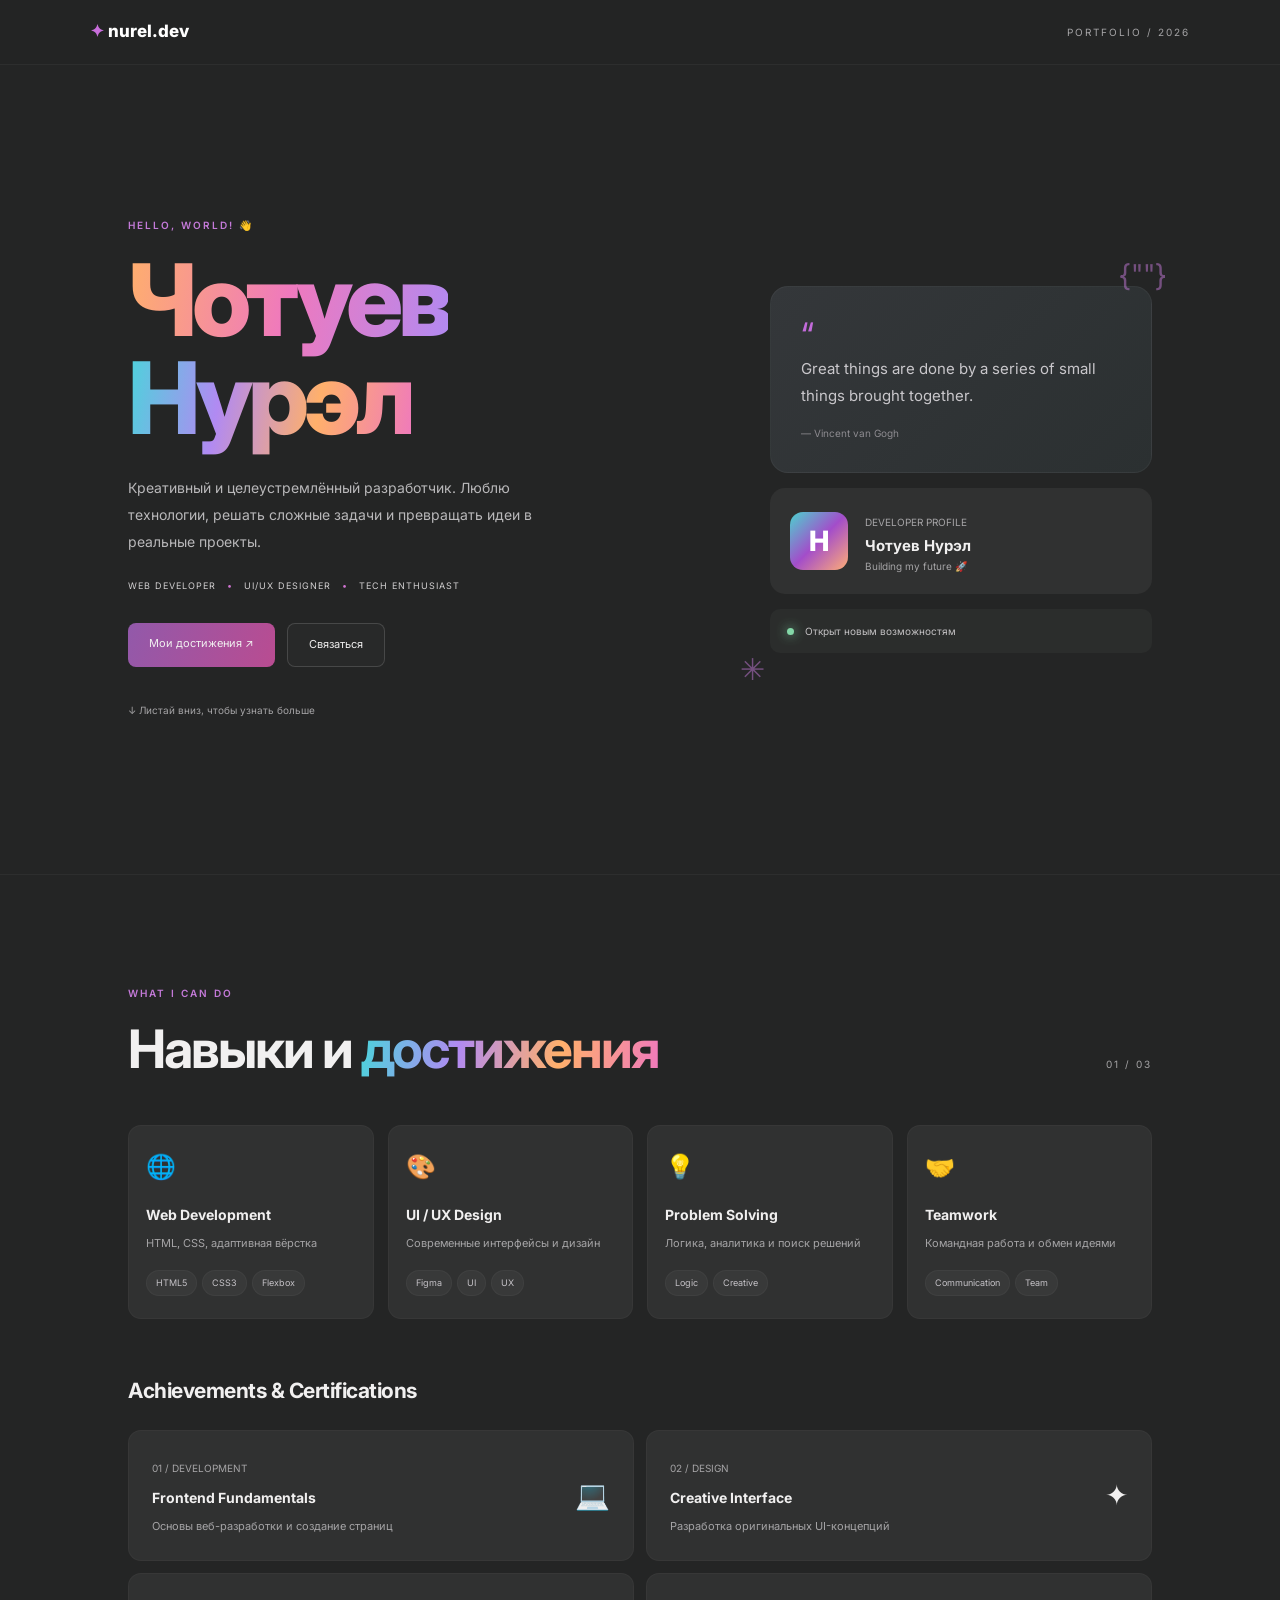
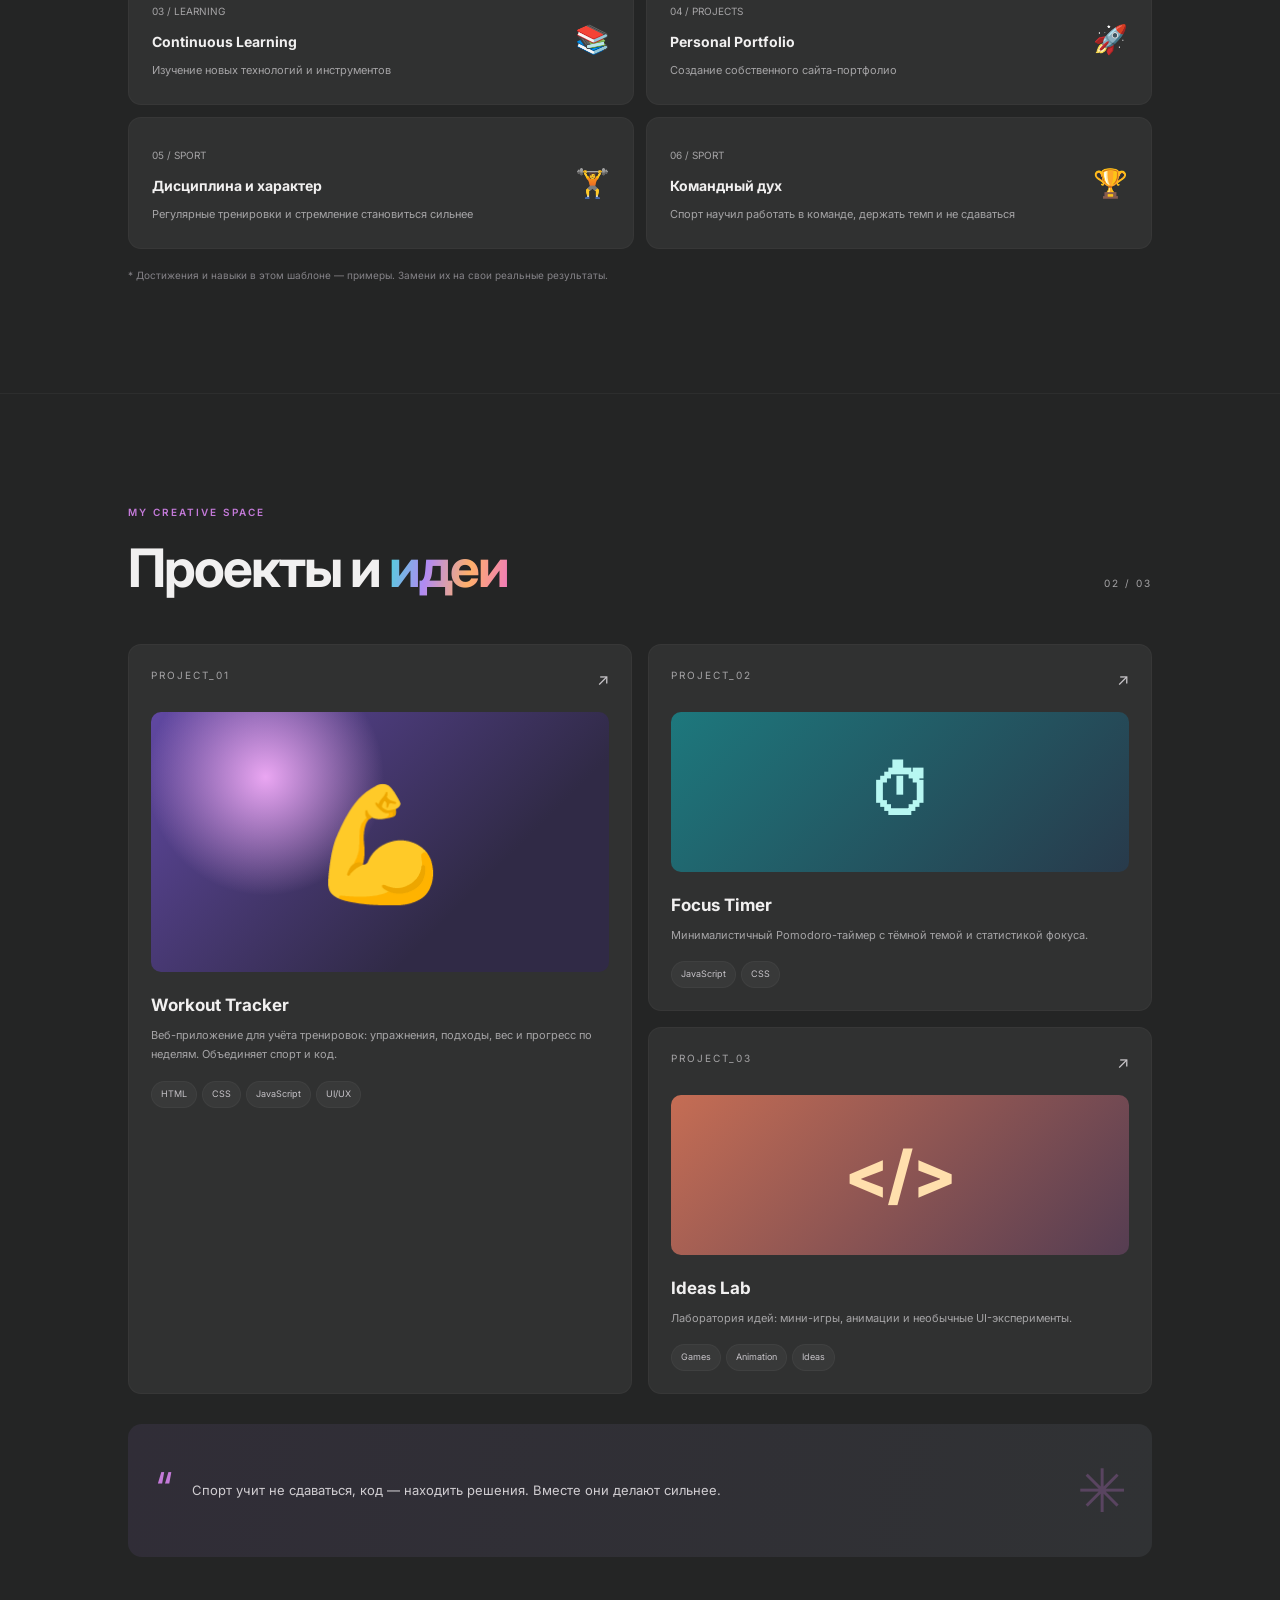
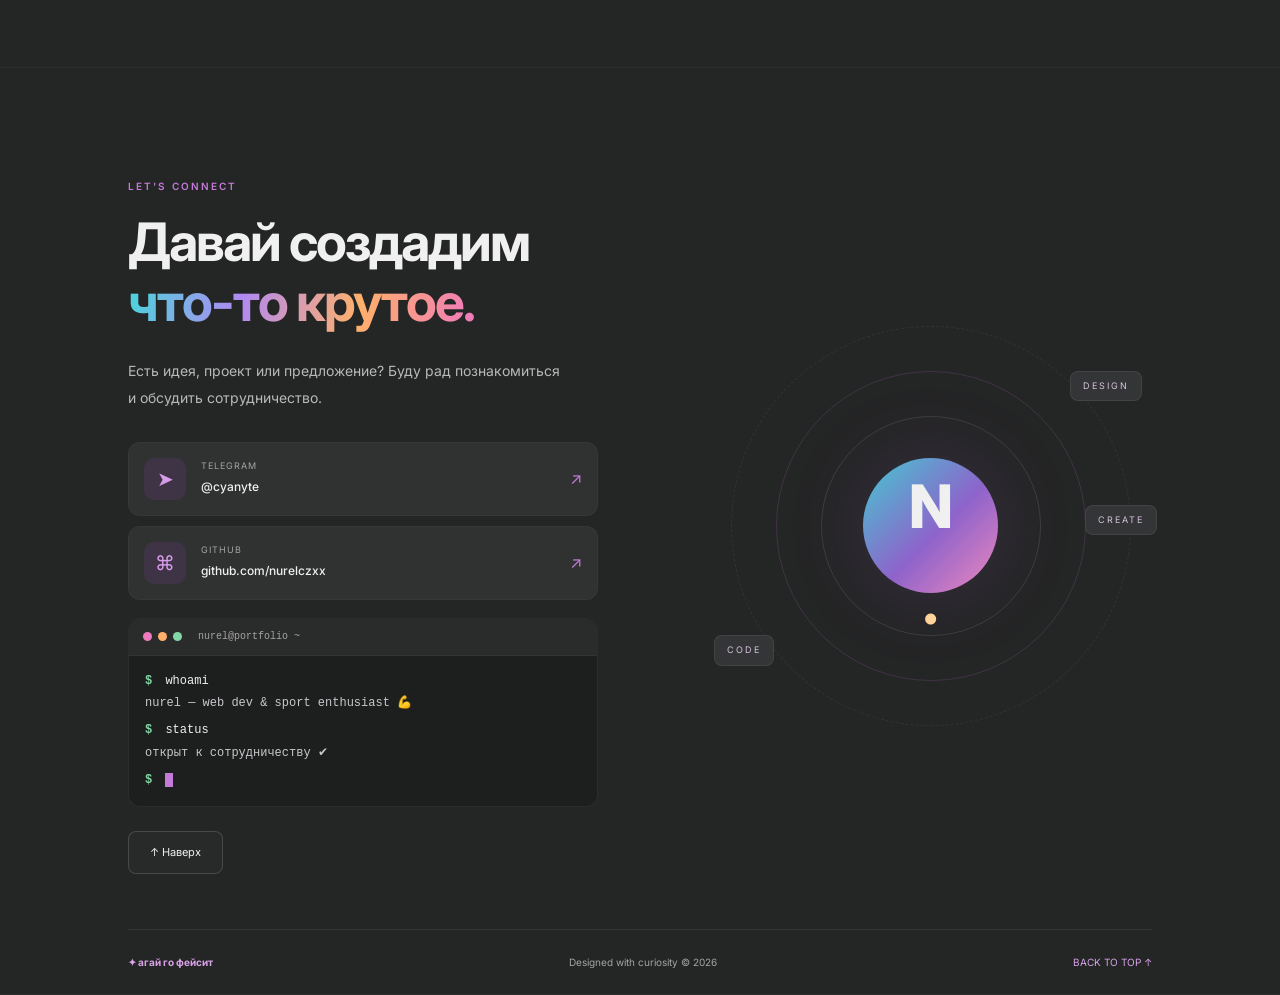
<file: index.html>
<!DOCTYPE html>
<html lang="ru">
<head>
    <meta charset="UTF-8">
    <meta name="viewport" content="width=device-width, initial-scale=1.0">
    <title>Чотуев Нурэл | Portfolio</title>
    <link rel="stylesheet" href="style.css">
    <link href="https://fonts.googleapis.com/css2?family=Inter:wght@400;500;600;700;800&display=swap" rel="stylesheet">
</head>
<body>

    <header class="topbar">
        <div class="logo">✦ <span>nurel.dev</span></div>
        <div class="clock">PORTFOLIO / 2026</div>
    </header>

    <main>

        <!-- СЛАЙД 1: ГЛАВНЫЙ ЭКРАН -->
        <section class="hero section">
            <div class="hero-content">
                <div class="small-label">HELLO, WORLD! 👋</div>

                <h1><span class="gradient-warm">Чотуев</span><br>
                    <span class="gradient">Нурэл</span>
                </h1>

                <p class="description">
                    Креативный и целеустремлённый разработчик.
                    Люблю технологии, решать сложные задачи
                    и превращать идеи в реальные проекты.
                </p>

                <div class="roles">
                    WEB DEVELOPER <span>•</span>
                    UI/UX DESIGNER <span>•</span>
                    TECH ENTHUSIAST
                </div>

                <div class="buttons">
                    <a href="#achievements" class="btn primary">Мои достижения ↗</a>
                    <a href="#contacts" class="btn secondary">Связаться</a>
                </div>

                <a href="#skills" class="scroll">↓ Листай вниз, чтобы узнать больше</a>
            </div>

            <div class="hero-side">
                <div class="quote">
                    <span class="quote-mark">“</span>
                    Great things are done
                    by a series of small
                    things brought together.
                    <small>— Vincent van Gogh</small>
                </div>

                <div class="profile-card">
                    <div class="avatar">Н</div>
                    <div>
                        <span class="muted">DEVELOPER PROFILE</span>
                        <h3>Чотуев Нурэл</h3>
                        <p>Building my future 🚀</p>
                    </div>
                </div>

                <div class="status-card">
                    <span class="status-dot"></span>
                    Открыт новым возможностям
                </div>

                <div class="floating-symbol symbol-one">{"</>"}</div>
                <div class="floating-symbol symbol-two">✳</div>
            </div>
        </section>

        <!-- СЛАЙД 2: НАВЫКИ И ДОСТИЖЕНИЯ -->
        <section class="section" id="skills">
            <div class="section-heading">
                <div>
                    <div class="small-label">WHAT I CAN DO</div>
                    <h2>Навыки и <span class="gradient">достижения</span></h2>
                </div>
                <span class="section-number">01 / 03</span>
            </div>

            <div class="skills-grid">
                <article class="card skill-card">
                    <span class="card-icon">🌐</span>
                    <h3>Web Development</h3>
                    <p>HTML, CSS, адаптивная вёрстка</p>
                    <div class="tags">
                        <span>HTML5</span><span>CSS3</span><span>Flexbox</span>
                    </div>
                </article>

                <article class="card skill-card">
                    <span class="card-icon">🎨</span>
                    <h3>UI / UX Design</h3>
                    <p>Современные интерфейсы и дизайн</p>
                    <div class="tags">
                        <span>Figma</span><span>UI</span><span>UX</span>
                    </div>
                </article>

                <article class="card skill-card">
                    <span class="card-icon">💡</span>
                    <h3>Problem Solving</h3>
                    <p>Логика, аналитика и поиск решений</p>
                    <div class="tags">
                        <span>Logic</span><span>Creative</span>
                    </div>
                </article>

                <article class="card skill-card">
                    <span class="card-icon">🤝</span>
                    <h3>Teamwork</h3>
                    <p>Командная работа и обмен идеями</p>
                    <div class="tags">
                        <span>Communication</span><span>Team</span>
                    </div>
                </article>
            </div>

            <h3 class="subheading" id="achievements">Achievements & Certifications</h3>

            <div class="achievement-grid">
                <article class="card achievement">
                    <div>
                        <span class="muted">01 / DEVELOPMENT</span>
                        <h3>Frontend Fundamentals</h3>
                        <p>Основы веб-разработки и создание страниц</p>
                    </div>
                    <span class="achievement-icon">💻</span>
                </article>

                <article class="card achievement">
                    <div>
                        <span class="muted">02 / DESIGN</span>
                        <h3>Creative Interface</h3>
                        <p>Разработка оригинальных UI-концепций</p>
                    </div>
                    <span class="achievement-icon">✦</span>
                </article>

                <article class="card achievement">
                    <div>
                        <span class="muted">03 / LEARNING</span>
                        <h3>Continuous Learning</h3>
                        <p>Изучение новых технологий и инструментов</p>
                    </div>
                    <span class="achievement-icon">📚</span>
                </article>

                <article class="card achievement">
                    <div>
                        <span class="muted">04 / PROJECTS</span>
                        <h3>Personal Portfolio</h3>
                        <p>Создание собственного сайта-портфолио</p>
                    </div>
                    <span class="achievement-icon">🚀</span>
                </article>

                <article class="card achievement">
                    <div>
                        <span class="muted">05 / SPORT</span>
                        <h3>Дисциплина и характер</h3>
                        <p>Регулярные тренировки и стремление становиться сильнее</p>
                    </div>
                    <span class="achievement-icon">🏋️</span>
                </article>

                <article class="card achievement">
                    <div>
                        <span class="muted">06 / SPORT</span>
                        <h3>Командный дух</h3>
                        <p>Спорт научил работать в команде, держать темп и не сдаваться</p>
                    </div>
                    <span class="achievement-icon">🏆</span>
                </article>
            </div>
            <p class="note">* Достижения и навыки в этом шаблоне — примеры. Замени их на свои реальные результаты.</p>
        </section>

        <!-- СЛАЙД 3: ПРОЕКТЫ -->
        <section class="section" id="projects">
            <div class="section-heading">
                <div>
                    <div class="small-label">MY CREATIVE SPACE</div>
                    <h2>Проекты и <span class="gradient">идеи</span></h2>
                </div>
                <span class="section-number">02 / 03</span>
            </div>

            <div class="projects-grid">
                <article class="card project project-large">
                    <div class="project-top">
                        <span class="project-number">PROJECT_01</span>
                        <span>↗</span>
                    </div>
                    <div class="project-art art-purple">💪</div>
                    <h3>Workout Tracker</h3>
                    <p>Веб-приложение для учёта тренировок: упражнения, подходы, вес и прогресс по неделям. Объединяет спорт и код.</p>
                    <div class="tags"><span>HTML</span><span>CSS</span><span>JavaScript</span><span>UI/UX</span></div>
                </article>

                <article class="card project">
                    <div class="project-top">
                        <span class="project-number">PROJECT_02</span>
                        <span>↗</span>
                    </div>
                    <div class="project-art art-blue">⏱</div>
                    <h3>Focus Timer</h3>
                    <p>Минималистичный Pomodoro-таймер с тёмной темой и статистикой фокуса.</p>
                    <div class="tags"><span>JavaScript</span><span>CSS</span></div>
                </article>

                <article class="card project">
                    <div class="project-top">
                        <span class="project-number">PROJECT_03</span>
                        <span>↗</span>
                    </div>
                    <div class="project-art art-orange">&lt;/&gt;</div>
                    <h3>Ideas Lab</h3>
                    <p>Лаборатория идей: мини-игры, анимации и необычные UI-эксперименты.</p>
                    <div class="tags"><span>Games</span><span>Animation</span><span>Ideas</span></div>
                </article>
            </div>

            <div class="quote-banner">
                <span>“</span>
                <p>Спорт учит не сдаваться, код — находить решения. Вместе они делают сильнее.</p>
                <span class="quote-decoration">✳</span>
            </div>
        </section>

        <!-- СЛАЙД 4: КОНТАКТЫ -->
        <section class="section contact-section" id="contacts">
            <div class="contact-content">
                <div class="small-label">LET'S CONNECT</div>
                <h2>Давай создадим<br><span class="gradient">что-то крутое.</span></h2>
                <p class="description">
                    Есть идея, проект или предложение?
                    Буду рад познакомиться и обсудить сотрудничество.
                </p>

                <div class="contact-list">
                    <a class="contact-item" href="https://t.me/cyanyte" target="_blank" rel="noopener noreferrer">
                        <span class="contact-icon">➤</span>
                        <span>
                            <small>TELEGRAM</small>
                            <strong>@cyanyte</strong>
                        </span>
                        <span class="contact-arrow">↗</span>
                    </a>

                    <a class="contact-item" href="https://github.com/nurelczxx" target="_blank" rel="noopener noreferrer">
                        <span class="contact-icon">⌘</span>
                        <span>
                            <small>GITHUB</small>
                            <strong>github.com/nurelczxx</strong>
                        </span>
                        <span class="contact-arrow">↗</span>
                    </a>
                </div>

                <div class="terminal">
                    <div class="terminal-bar">
                        <span></span><span></span><span></span>
                        <em>nurel@portfolio ~</em>
                    </div>
                    <div class="terminal-body">
                        <p><b>$</b> whoami</p>
                        <p class="out">nurel — web dev &amp; sport enthusiast 💪</p>
                        <p><b>$</b> status</p>
                        <p class="out">открыт к сотрудничеству ✔</p>
                        <p><b>$</b> <span class="cursor"></span></p>
                    </div>
                </div>

                <a href="#top" class="btn secondary back-to-top">↑ Наверх</a>
            </div>

            <div class="contact-visual">
                <div class="orbit orbit-one"></div>
                <div class="orbit orbit-two"></div>
                <div class="orbit orbit-three"></div>
                <div class="planet">N<span>.</span></div>
                <div class="orbit-label label-one">DESIGN</div>
                <div class="orbit-label label-two">CODE</div>
                <div class="orbit-label label-three">CREATE</div>
            </div>

            <footer>
                <span>✦ агай го фейсит </span>
                <span>Designed with curiosity © 2026</span>
                <a href="#top">BACK TO TOP ↑</a>
            </footer>
        </section>

    </main>

</body>
</html>
</file>
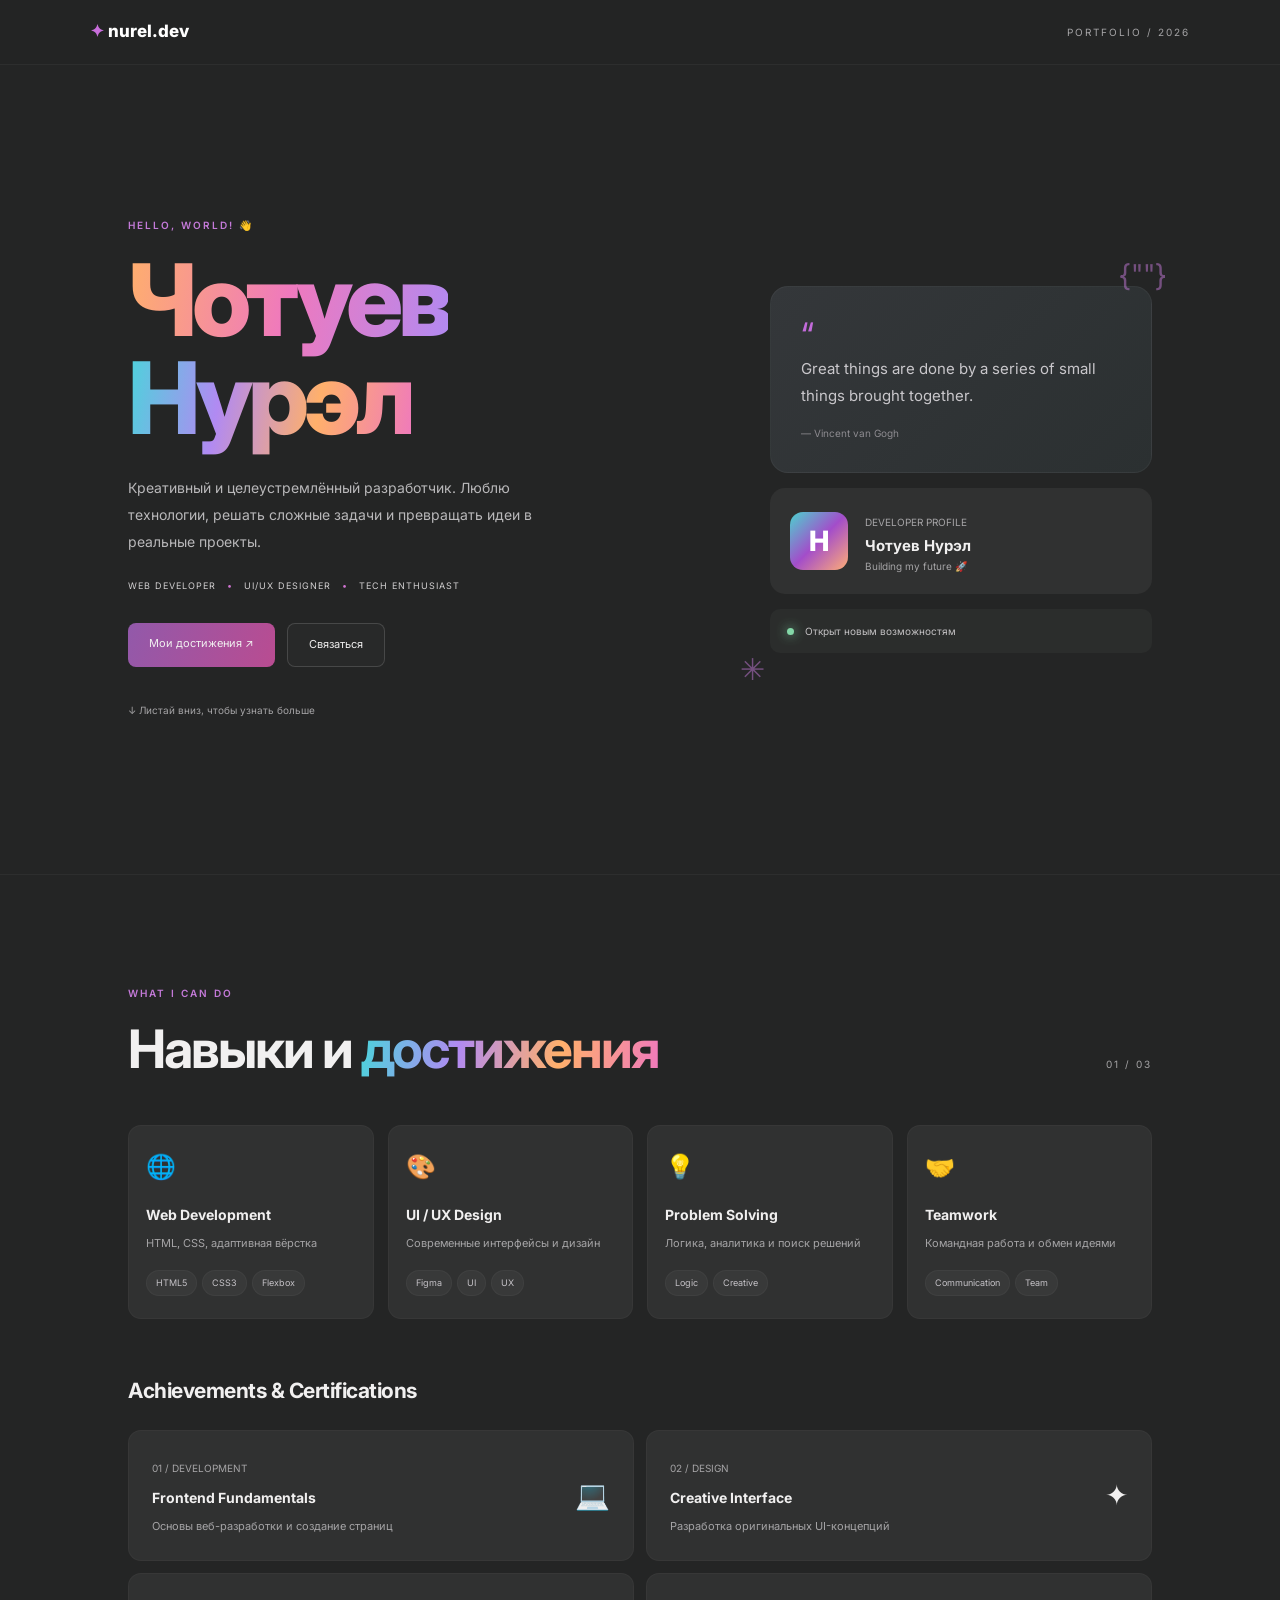
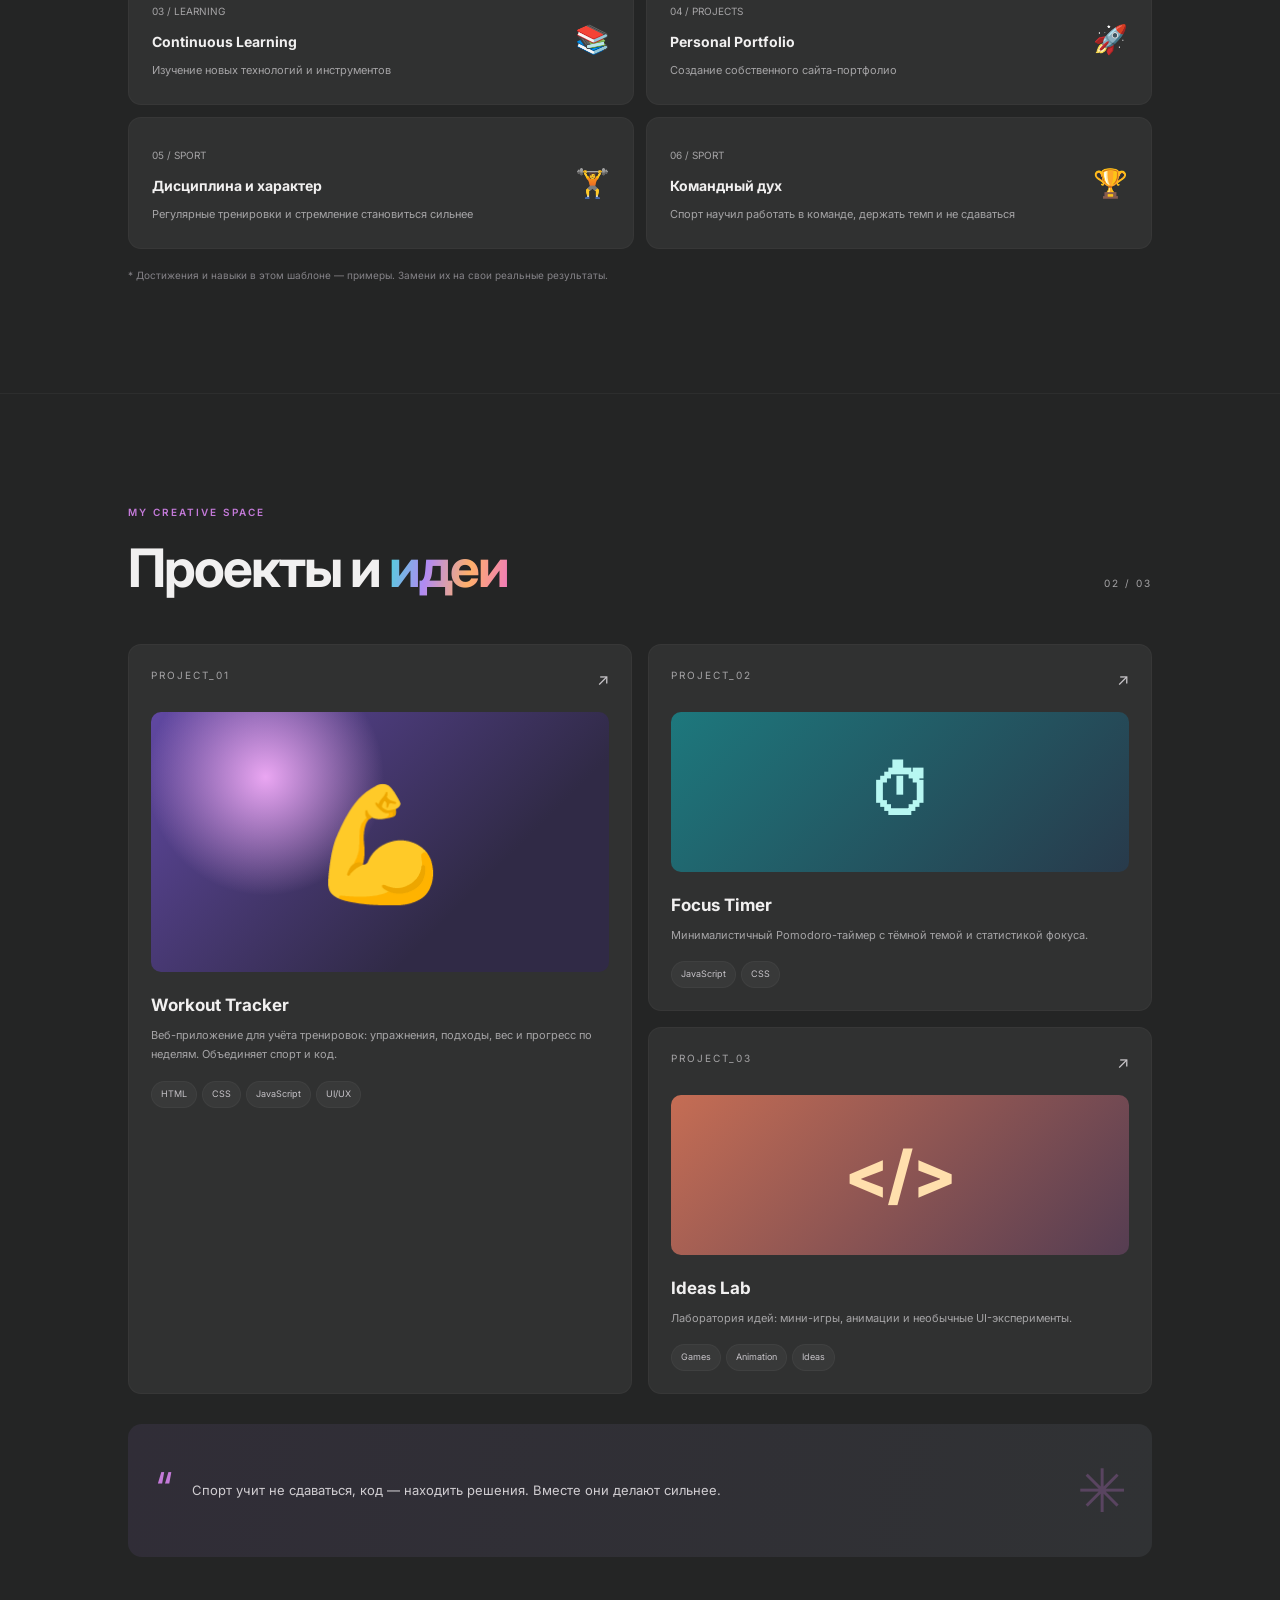
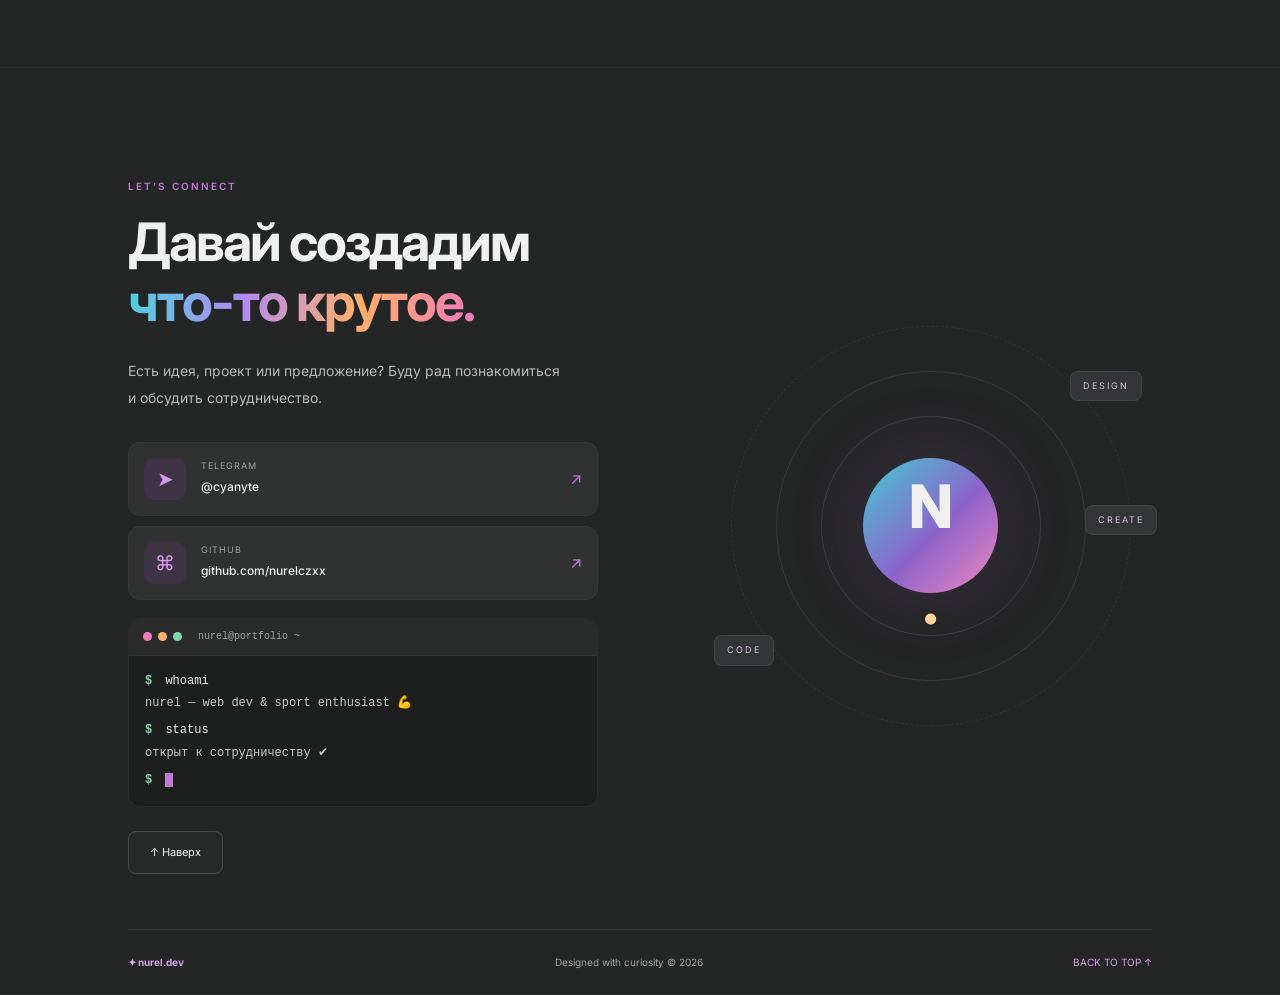
<file: portfolio (1)/index.html>
<!DOCTYPE html>
<html lang="ru">
<head>
    <meta charset="UTF-8">
    <meta name="viewport" content="width=device-width, initial-scale=1.0">
    <title>Чотуев Нурэл | Portfolio</title>
    <link rel="stylesheet" href="style.css">
    <link href="https://fonts.googleapis.com/css2?family=Inter:wght@400;500;600;700;800&display=swap" rel="stylesheet">
</head>
<body>

    <header class="topbar">
        <div class="logo">✦ <span>nurel.dev</span></div>
        <div class="clock">PORTFOLIO / 2026</div>
    </header>

    <main>

        <!-- СЛАЙД 1: ГЛАВНЫЙ ЭКРАН -->
        <section class="hero section">
            <div class="hero-content">
                <div class="small-label">HELLO, WORLD! 👋</div>

                <h1><span class="gradient-warm">Чотуев</span><br>
                    <span class="gradient">Нурэл</span>
                </h1>

                <p class="description">
                    Креативный и целеустремлённый разработчик.
                    Люблю технологии, решать сложные задачи
                    и превращать идеи в реальные проекты.
                </p>

                <div class="roles">
                    WEB DEVELOPER <span>•</span>
                    UI/UX DESIGNER <span>•</span>
                    TECH ENTHUSIAST
                </div>

                <div class="buttons">
                    <a href="#achievements" class="btn primary">Мои достижения ↗</a>
                    <a href="#contacts" class="btn secondary">Связаться</a>
                </div>

                <a href="#skills" class="scroll">↓ Листай вниз, чтобы узнать больше</a>
            </div>

            <div class="hero-side">
                <div class="quote">
                    <span class="quote-mark">“</span>
                    Great things are done
                    by a series of small
                    things brought together.
                    <small>— Vincent van Gogh</small>
                </div>

                <div class="profile-card">
                    <div class="avatar">Н</div>
                    <div>
                        <span class="muted">DEVELOPER PROFILE</span>
                        <h3>Чотуев Нурэл</h3>
                        <p>Building my future 🚀</p>
                    </div>
                </div>

                <div class="status-card">
                    <span class="status-dot"></span>
                    Открыт новым возможностям
                </div>

                <div class="floating-symbol symbol-one">{"</>"}</div>
                <div class="floating-symbol symbol-two">✳</div>
            </div>
        </section>

        <!-- СЛАЙД 2: НАВЫКИ И ДОСТИЖЕНИЯ -->
        <section class="section" id="skills">
            <div class="section-heading">
                <div>
                    <div class="small-label">WHAT I CAN DO</div>
                    <h2>Навыки и <span class="gradient">достижения</span></h2>
                </div>
                <span class="section-number">01 / 03</span>
            </div>

            <div class="skills-grid">
                <article class="card skill-card">
                    <span class="card-icon">🌐</span>
                    <h3>Web Development</h3>
                    <p>HTML, CSS, адаптивная вёрстка</p>
                    <div class="tags">
                        <span>HTML5</span><span>CSS3</span><span>Flexbox</span>
                    </div>
                </article>

                <article class="card skill-card">
                    <span class="card-icon">🎨</span>
                    <h3>UI / UX Design</h3>
                    <p>Современные интерфейсы и дизайн</p>
                    <div class="tags">
                        <span>Figma</span><span>UI</span><span>UX</span>
                    </div>
                </article>

                <article class="card skill-card">
                    <span class="card-icon">💡</span>
                    <h3>Problem Solving</h3>
                    <p>Логика, аналитика и поиск решений</p>
                    <div class="tags">
                        <span>Logic</span><span>Creative</span>
                    </div>
                </article>

                <article class="card skill-card">
                    <span class="card-icon">🤝</span>
                    <h3>Teamwork</h3>
                    <p>Командная работа и обмен идеями</p>
                    <div class="tags">
                        <span>Communication</span><span>Team</span>
                    </div>
                </article>
            </div>

            <h3 class="subheading" id="achievements">Achievements & Certifications</h3>

            <div class="achievement-grid">
                <article class="card achievement">
                    <div>
                        <span class="muted">01 / DEVELOPMENT</span>
                        <h3>Frontend Fundamentals</h3>
                        <p>Основы веб-разработки и создание страниц</p>
                    </div>
                    <span class="achievement-icon">💻</span>
                </article>

                <article class="card achievement">
                    <div>
                        <span class="muted">02 / DESIGN</span>
                        <h3>Creative Interface</h3>
                        <p>Разработка оригинальных UI-концепций</p>
                    </div>
                    <span class="achievement-icon">✦</span>
                </article>

                <article class="card achievement">
                    <div>
                        <span class="muted">03 / LEARNING</span>
                        <h3>Continuous Learning</h3>
                        <p>Изучение новых технологий и инструментов</p>
                    </div>
                    <span class="achievement-icon">📚</span>
                </article>

                <article class="card achievement">
                    <div>
                        <span class="muted">04 / PROJECTS</span>
                        <h3>Personal Portfolio</h3>
                        <p>Создание собственного сайта-портфолио</p>
                    </div>
                    <span class="achievement-icon">🚀</span>
                </article>

                <article class="card achievement">
                    <div>
                        <span class="muted">05 / SPORT</span>
                        <h3>Дисциплина и характер</h3>
                        <p>Регулярные тренировки и стремление становиться сильнее</p>
                    </div>
                    <span class="achievement-icon">🏋️</span>
                </article>

                <article class="card achievement">
                    <div>
                        <span class="muted">06 / SPORT</span>
                        <h3>Командный дух</h3>
                        <p>Спорт научил работать в команде, держать темп и не сдаваться</p>
                    </div>
                    <span class="achievement-icon">🏆</span>
                </article>
            </div>
            <p class="note">* Достижения и навыки в этом шаблоне — примеры. Замени их на свои реальные результаты.</p>
        </section>

        <!-- СЛАЙД 3: ПРОЕКТЫ -->
        <section class="section" id="projects">
            <div class="section-heading">
                <div>
                    <div class="small-label">MY CREATIVE SPACE</div>
                    <h2>Проекты и <span class="gradient">идеи</span></h2>
                </div>
                <span class="section-number">02 / 03</span>
            </div>

            <div class="projects-grid">
                <article class="card project project-large">
                    <div class="project-top">
                        <span class="project-number">PROJECT_01</span>
                        <span>↗</span>
                    </div>
                    <div class="project-art art-purple">💪</div>
                    <h3>Workout Tracker</h3>
                    <p>Веб-приложение для учёта тренировок: упражнения, подходы, вес и прогресс по неделям. Объединяет спорт и код.</p>
                    <div class="tags"><span>HTML</span><span>CSS</span><span>JavaScript</span><span>UI/UX</span></div>
                </article>

                <article class="card project">
                    <div class="project-top">
                        <span class="project-number">PROJECT_02</span>
                        <span>↗</span>
                    </div>
                    <div class="project-art art-blue">⏱</div>
                    <h3>Focus Timer</h3>
                    <p>Минималистичный Pomodoro-таймер с тёмной темой и статистикой фокуса.</p>
                    <div class="tags"><span>JavaScript</span><span>CSS</span></div>
                </article>

                <article class="card project">
                    <div class="project-top">
                        <span class="project-number">PROJECT_03</span>
                        <span>↗</span>
                    </div>
                    <div class="project-art art-orange">&lt;/&gt;</div>
                    <h3>Ideas Lab</h3>
                    <p>Лаборатория идей: мини-игры, анимации и необычные UI-эксперименты.</p>
                    <div class="tags"><span>Games</span><span>Animation</span><span>Ideas</span></div>
                </article>
            </div>

            <div class="quote-banner">
                <span>“</span>
                <p>Спорт учит не сдаваться, код — находить решения. Вместе они делают сильнее.</p>
                <span class="quote-decoration">✳</span>
            </div>
        </section>

        <!-- СЛАЙД 4: КОНТАКТЫ -->
        <section class="section contact-section" id="contacts">
            <div class="contact-content">
                <div class="small-label">LET'S CONNECT</div>
                <h2>Давай создадим<br><span class="gradient">что-то крутое.</span></h2>
                <p class="description">
                    Есть идея, проект или предложение?
                    Буду рад познакомиться и обсудить сотрудничество.
                </p>

                <div class="contact-list">
                    <a class="contact-item" href="https://t.me/cyanyte" target="_blank" rel="noopener noreferrer">
                        <span class="contact-icon">➤</span>
                        <span>
                            <small>TELEGRAM</small>
                            <strong>@cyanyte</strong>
                        </span>
                        <span class="contact-arrow">↗</span>
                    </a>

                    <a class="contact-item" href="https://github.com/nurelczxx" target="_blank" rel="noopener noreferrer">
                        <span class="contact-icon">⌘</span>
                        <span>
                            <small>GITHUB</small>
                            <strong>github.com/nurelczxx</strong>
                        </span>
                        <span class="contact-arrow">↗</span>
                    </a>
                </div>

                <div class="terminal">
                    <div class="terminal-bar">
                        <span></span><span></span><span></span>
                        <em>nurel@portfolio ~</em>
                    </div>
                    <div class="terminal-body">
                        <p><b>$</b> whoami</p>
                        <p class="out">nurel — web dev &amp; sport enthusiast 💪</p>
                        <p><b>$</b> status</p>
                        <p class="out">открыт к сотрудничеству ✔</p>
                        <p><b>$</b> <span class="cursor"></span></p>
                    </div>
                </div>

                <a href="#top" class="btn secondary back-to-top">↑ Наверх</a>
            </div>

            <div class="contact-visual">
                <div class="orbit orbit-one"></div>
                <div class="orbit orbit-two"></div>
                <div class="orbit orbit-three"></div>
                <div class="planet">N<span>.</span></div>
                <div class="orbit-label label-one">DESIGN</div>
                <div class="orbit-label label-two">CODE</div>
                <div class="orbit-label label-three">CREATE</div>
            </div>

            <footer>
                <span>✦ nurel.dev</span>
                <span>Designed with curiosity © 2026</span>
                <a href="#top">BACK TO TOP ↑</a>
            </footer>
        </section>

    </main>

</body>
</html>
</file>
<file: style.css>
* {
    margin: 0;
    padding: 0;
    box-sizing: border-box;
}

:root {
    --bg: #242525;
    --card: #303131;
    --card-light: #393738;
    --text: #f1f0f0;
    --muted: #a5a4a6;
    --purple: #a348cf;
    --pink: #e16eaa;
}

html {
    scroll-behavior: smooth;
    scroll-padding-top: 80px;
}

body {
    background: var(--bg);
    color: var(--text);
    font-family: "Inter", sans-serif;
    line-height: 1.6;
}

a {
    color: inherit;
    text-decoration: none;
}

.topbar {
    height: 65px;
    padding: 0 7%;
    display: flex;
    align-items: center;
    justify-content: space-between;
    border-bottom: 1px solid #ffffff0c;
    position: sticky;
    top: 0;
    background: #242525eF;
    backdrop-filter: blur(14px);
    z-index: 10;
}

.logo {
    font-size: 17px;
    font-weight: 800;
    color: #c86edb;
}

.logo span {
    color: white;
}

.clock,
.small-label,
.section-number,
.project-number {
    font-size: 10px;
    letter-spacing: 2px;
    color: var(--muted);
}

.section {
    padding: 110px 10%;
    min-height: 90vh;
    border-bottom: 1px solid #ffffff0a;
    position: relative;
    overflow: hidden;
}

.hero {
    display: grid;
    grid-template-columns: 1.2fr 0.8fr;
    align-items: center;
    gap: 70px;
    min-height: 90vh;
}

.small-label {
    color: #c47ad9;
    font-weight: 600;
    margin-bottom: 18px;
}

h1 {
    font-size: clamp(58px, 8vw, 100px);
    line-height: 0.98;
    letter-spacing: -5px;
    margin-bottom: 28px;
    font-weight: 800;
}

.gradient {
    background: linear-gradient(
        100deg,
        #48d6db,
        #b18af2,
        #ffb06b,
        #ef79bd
    );
    -webkit-background-clip: text;
    background-clip: text;
    color: transparent;
}

.gradient-warm {
    background: linear-gradient(
        100deg,
        #ffb06b,
        #ef79bd,
        #b18af2
    );
    -webkit-background-clip: text;
    background-clip: text;
    color: transparent;
}

.description {
    max-width: 440px;
    color: #b9b8ba;
    font-size: 14px;
    line-height: 1.9;
}

.roles {
    margin-top: 24px;
    font-size: 9px;
    color: #d2d0d1;
    letter-spacing: 1px;
}

.roles span {
    color: #d174d2;
    margin: 0 7px;
}

.buttons {
    display: flex;
    gap: 12px;
    margin-top: 30px;
    flex-wrap: wrap;
}

.btn {
    padding: 12px 21px;
    font-size: 11px;
    border-radius: 8px;
    display: inline-block;
    transition: 0.3s;
}

.primary {
    background: linear-gradient(110deg, #9259aa, #b94c91);
}

.secondary {
    border: 1px solid #ffffff25;
    background: #ffffff05;
}

.btn:hover {
    transform: translateY(-3px);
    box-shadow: 0 10px 30px #00000025;
}

.scroll {
    display: inline-block;
    margin-top: 35px;
    color: var(--muted);
    font-size: 10px;
}

.hero-side {
    position: relative;
    display: flex;
    flex-direction: column;
    gap: 15px;
}

.quote {
    padding: 30px;
    background: linear-gradient(135deg, #34373a, #2b3031);
    border: 1px solid #ffffff0b;
    border-radius: 18px;
    color: #c9c7cb;
    font-size: 15px;
    line-height: 1.8;
    position: relative;
}

.quote-mark {
    display: block;
    color: #c36bdb;
    font-size: 38px;
    line-height: 1;
}

.quote small {
    display: block;
    color: #8d8b90;
    margin-top: 15px;
    font-size: 10px;
}

.profile-card {
    display: flex;
    gap: 17px;
    align-items: center;
    padding: 20px;
    background: var(--card);
    border-radius: 15px;
}

.avatar {
    width: 58px;
    height: 58px;
    border-radius: 13px;
    background: linear-gradient(135deg, #4bd3cf, #a34dca, #ffad76);
    color: white;
    display: grid;
    place-items: center;
    font-size: 28px;
    font-weight: 800;
}

.profile-card h3 {
    font-size: 15px;
}

.profile-card p,
.muted {
    color: var(--muted);
    font-size: 10px;
}

.status-card {
    color: #c3c1c3;
    font-size: 10px;
    background: #2b2d2c;
    padding: 14px 17px;
    border-radius: 10px;
}

.status-dot {
    width: 7px;
    height: 7px;
    display: inline-block;
    border-radius: 50%;
    background: #83d7a7;
    margin-right: 8px;
    box-shadow: 0 0 12px #83d7a7;
}

.floating-symbol {
    position: absolute;
    color: #c47ad9;
    opacity: 0.5;
    font-size: 30px;
}

.symbol-one {
    top: -35px;
    right: -15px;
}

.symbol-two {
    bottom: -40px;
    left: -30px;
}

/* Заголовки секций */

.section-heading {
    display: flex;
    align-items: end;
    justify-content: space-between;
    gap: 20px;
    margin-bottom: 45px;
}

h2 {
    font-size: clamp(32px, 5vw, 53px);
    letter-spacing: -2px;
    line-height: 1.15;
}

.section-number {
    padding-bottom: 8px;
}

/* Карточки навыков */

.skills-grid {
    display: grid;
    grid-template-columns: repeat(4, 1fr);
    gap: 14px;
}

.card {
    background: var(--card);
    border: 1px solid #ffffff08;
    border-radius: 13px;
    transition: transform 0.3s, background 0.3s;
}

.card:hover {
    transform: translateY(-5px);
    background: #383839;
}

.skill-card {
    padding: 22px 17px;
}

.card-icon {
    font-size: 24px;
}

.skill-card h3 {
    font-size: 14px;
    margin: 18px 0 7px;
}

.skill-card p,
.achievement p,
.project p {
    color: var(--muted);
    font-size: 11px;
    line-height: 1.8;
}

.tags {
    display: flex;
    gap: 5px;
    flex-wrap: wrap;
    margin-top: 16px;
}

.tags span {
    background: #ffffff0b;
    border: 1px solid #ffffff08;
    border-radius: 20px;
    padding: 5px 9px;
    font-size: 9px;
    color: #c5c2c7;
}

.subheading {
    margin: 55px 0 22px;
    font-size: 21px;
    letter-spacing: -0.5px;
}

.achievement-grid {
    display: grid;
    grid-template-columns: repeat(2, 1fr);
    gap: 12px;
}

.achievement {
    padding: 23px;
    display: flex;
    align-items: center;
    justify-content: space-between;
    gap: 15px;
}

.achievement h3 {
    margin: 8px 0;
    font-size: 14px;
}

.achievement-icon {
    font-size: 28px;
}

.note {
    color: #858388;
    font-size: 10px;
    margin-top: 18px;
}

/* Проекты */

.projects-grid {
    display: grid;
    grid-template-columns: repeat(2, 1fr);
    gap: 16px;
}

.project {
    padding: 22px;
    overflow: hidden;
}

.project-large {
    grid-row: span 2;
}

.project-top {
    display: flex;
    justify-content: space-between;
    color: #c9c6ca;
}

.project-art {
    height: 160px;
    margin: 20px 0;
    border-radius: 10px;
    display: grid;
    place-items: center;
    font-size: 65px;
    font-weight: 800;
}

.project-large .project-art {
    height: 260px;
    font-size: 110px;
}

.art-purple {
    background:
        radial-gradient(circle at 25% 25%, #eaa6f2, transparent 30%),
        linear-gradient(135deg, #6048a2, #302a46 70%);
}

.art-blue {
    color: #b7f7f2;
    background: linear-gradient(135deg, #1d787d, #283a4b);
}

.art-orange {
    color: #ffdfad;
    background: linear-gradient(135deg, #c56d54, #553d52);
}

.project h3 {
    font-size: 17px;
    margin-bottom: 6px;
}

.quote-banner {
    position: relative;
    margin-top: 30px;
    padding: 28px;
    border-radius: 14px;
    background: linear-gradient(100deg, #302d37, #303234);
    display: flex;
    align-items: center;
    gap: 20px;
    overflow: hidden;
}

.quote-banner > span:first-child {
    font-size: 48px;
    color: #c47ad9;
}

.quote-banner p {
    font-size: 13px;
    color: #d0cdd1;
    max-width: 570px;
}

.quote-decoration {
    position: absolute;
    right: 25px;
    font-size: 60px;
    color: #b970c7;
    opacity: 0.3;
}

/* Контакты */

.contact-section {
    min-height: 100vh;
    display: grid;
    grid-template-columns: 1.1fr 0.9fr;
    align-items: center;
    gap: 40px;
    padding-bottom: 120px;
}

.contact-content h2 {
    margin-bottom: 25px;
}

.contact-content .description {
    margin-bottom: 30px;
}

.contact-list {
    display: flex;
    flex-direction: column;
    gap: 10px;
    max-width: 470px;
}

.contact-item {
    display: flex;
    align-items: center;
    gap: 15px;
    padding: 15px;
    background: var(--card);
    border: 1px solid #ffffff08;
    border-radius: 12px;
    transition: 0.3s;
}

.contact-item:hover {
    border-color: #bc74d0;
    transform: translateX(5px);
}

.contact-icon {
    width: 42px;
    height: 42px;
    display: grid;
    place-items: center;
    border-radius: 10px;
    background: #a34dca20;
    color: #d79bea;
    font-size: 20px;
}

.contact-item small {
    display: block;
    color: var(--muted);
    font-size: 9px;
    letter-spacing: 1px;
}

.contact-item strong {
    font-size: 12px;
    font-weight: 500;
    overflow-wrap: anywhere;
}

.contact-arrow {
    margin-left: auto;
    color: #c17bd6;
}

.terminal {
    max-width: 470px;
    margin-top: 18px;
    background: #1d1e1e;
    border: 1px solid #ffffff10;
    border-radius: 12px;
    overflow: hidden;
    font-family: "SFMono-Regular", Consolas, "Courier New", monospace;
}

.terminal-bar {
    display: flex;
    align-items: center;
    gap: 6px;
    padding: 10px 14px;
    background: #2a2b2b;
    border-bottom: 1px solid #ffffff0a;
}

.terminal-bar span {
    width: 9px;
    height: 9px;
    border-radius: 50%;
    background: #ef79bd;
}

.terminal-bar span:nth-child(2) {
    background: #ffb06b;
}

.terminal-bar span:nth-child(3) {
    background: #83d7a7;
}

.terminal-bar em {
    margin-left: 10px;
    font-style: normal;
    font-size: 10px;
    color: var(--muted);
}

.terminal-body {
    padding: 14px 16px;
    font-size: 12px;
    line-height: 1.9;
}

.terminal-body b {
    color: #83d7a7;
    margin-right: 6px;
}

.terminal-body .out {
    color: #c9c7cb;
    margin-bottom: 4px;
}

.cursor {
    display: inline-block;
    width: 8px;
    height: 14px;
    vertical-align: middle;
    background: #c47ad9;
    animation: blink 1s steps(2, start) infinite;
}

@keyframes blink {
    to {
        visibility: hidden;
    }
}

.back-to-top {
    margin-top: 24px;
}

.contact-visual {
    min-height: 420px;
    display: grid;
    place-items: center;
    position: relative;
}

.planet {
    width: 135px;
    height: 135px;
    display: grid;
    place-items: center;
    border-radius: 50%;
    font-size: 60px;
    font-weight: 800;
    background: linear-gradient(135deg, #43c9d1, #8e63cb 55%, #ef88bd);
    box-shadow: 0 0 80px #9b60ce30;
    z-index: 2;
}

.planet span {
    color: #ffd39a;
}

.orbit {
    position: absolute;
    border: 1px solid #ffffff1c;
    border-radius: 50%;
}

.orbit-one {
    width: 220px;
    height: 220px;
}

.orbit-two {
    width: 310px;
    height: 310px;
    border-color: #bb72ce30;
}

.orbit-three {
    width: 400px;
    height: 400px;
    border-style: dashed;
    border-color: #ffffff10;
}

.orbit-label {
    position: absolute;
    padding: 7px 12px;
    border-radius: 8px;
    background: #343536;
    border: 1px solid #ffffff12;
    font-size: 9px;
    letter-spacing: 2px;
    color: #d8c4df;
}

.label-one {
    top: 55px;
    right: 10px;
}

.label-two {
    bottom: 70px;
    left: 5px;
}

.label-three {
    top: 45%;
    right: -5px;
}

footer {
    position: absolute;
    bottom: 0;
    left: 10%;
    right: 10%;
    min-height: 65px;
    display: flex;
    align-items: center;
    justify-content: space-between;
    gap: 15px;
    border-top: 1px solid #ffffff12;
    color: var(--muted);
    font-size: 10px;
}

footer span:first-child {
    color: #d9a2e9;
    font-weight: 700;
}

footer a {
    color: #d9a2e9;
}

/* Адаптация под телефоны и планшеты */

@media (max-width: 900px) {
    .section {
        padding: 80px 7%;
    }

    .hero {
        gap: 35px;
    }

    .skills-grid {
        grid-template-columns: repeat(2, 1fr);
    }

    .contact-section {
        grid-template-columns: 1fr;
    }

    .contact-visual {
        min-height: 350px;
    }

    .orbit-three {
        width: 320px;
        height: 320px;
    }
}

@media (max-width: 600px) {
    .topbar {
        padding: 0 6%;
    }

    .section {
        padding: 65px 6%;
    }

    .hero {
        grid-template-columns: 1fr;
        padding-top: 75px;
    }

    h1 {
        font-size: 64px;
        letter-spacing: -3px;
    }

    .hero-side {
        margin-top: 15px;
    }

    .section-heading {
        align-items: start;
    }

    .section-number {
        font-size: 8px;
        white-space: nowrap;
    }

    .skills-grid,
    .achievement-grid,
    .projects-grid {
        grid-template-columns: 1fr;
    }

    .project-large {
        grid-row: auto;
    }

    .project-large .project-art {
        height: 180px;
    }

    .quote-banner {
        padding: 18px;
    }

    .quote-banner p {
        font-size: 11px;
    }

    .contact-visual {
        min-height: 310px;
    }

    .orbit-one {
        width: 180px;
        height: 180px;
    }

    .orbit-two {
        width: 240px;
        height: 240px;
    }

    .orbit-three {
        width: 290px;
        height: 290px;
    }

    .planet {
        width: 110px;
        height: 110px;
        font-size: 48px;
    }

    footer {
        left: 6%;
        right: 6%;
        flex-wrap: wrap;
        padding: 15px 0;
        font-size: 9px;
    }
}
</file>
<file: portfolio (1)/style.css>
* {
    margin: 0;
    padding: 0;
    box-sizing: border-box;
}

:root {
    --bg: #242525;
    --card: #303131;
    --card-light: #393738;
    --text: #f1f0f0;
    --muted: #a5a4a6;
    --purple: #a348cf;
    --pink: #e16eaa;
}

html {
    scroll-behavior: smooth;
    scroll-padding-top: 80px;
}

body {
    background: var(--bg);
    color: var(--text);
    font-family: "Inter", sans-serif;
    line-height: 1.6;
}

a {
    color: inherit;
    text-decoration: none;
}

.topbar {
    height: 65px;
    padding: 0 7%;
    display: flex;
    align-items: center;
    justify-content: space-between;
    border-bottom: 1px solid #ffffff0c;
    position: sticky;
    top: 0;
    background: #242525eF;
    backdrop-filter: blur(14px);
    z-index: 10;
}

.logo {
    font-size: 17px;
    font-weight: 800;
    color: #c86edb;
}

.logo span {
    color: white;
}

.clock,
.small-label,
.section-number,
.project-number {
    font-size: 10px;
    letter-spacing: 2px;
    color: var(--muted);
}

.section {
    padding: 110px 10%;
    min-height: 90vh;
    border-bottom: 1px solid #ffffff0a;
    position: relative;
    overflow: hidden;
}

.hero {
    display: grid;
    grid-template-columns: 1.2fr 0.8fr;
    align-items: center;
    gap: 70px;
    min-height: 90vh;
}

.small-label {
    color: #c47ad9;
    font-weight: 600;
    margin-bottom: 18px;
}

h1 {
    font-size: clamp(58px, 8vw, 100px);
    line-height: 0.98;
    letter-spacing: -5px;
    margin-bottom: 28px;
    font-weight: 800;
}

.gradient {
    background: linear-gradient(
        100deg,
        #48d6db,
        #b18af2,
        #ffb06b,
        #ef79bd
    );
    -webkit-background-clip: text;
    background-clip: text;
    color: transparent;
}

.gradient-warm {
    background: linear-gradient(
        100deg,
        #ffb06b,
        #ef79bd,
        #b18af2
    );
    -webkit-background-clip: text;
    background-clip: text;
    color: transparent;
}

.description {
    max-width: 440px;
    color: #b9b8ba;
    font-size: 14px;
    line-height: 1.9;
}

.roles {
    margin-top: 24px;
    font-size: 9px;
    color: #d2d0d1;
    letter-spacing: 1px;
}

.roles span {
    color: #d174d2;
    margin: 0 7px;
}

.buttons {
    display: flex;
    gap: 12px;
    margin-top: 30px;
    flex-wrap: wrap;
}

.btn {
    padding: 12px 21px;
    font-size: 11px;
    border-radius: 8px;
    display: inline-block;
    transition: 0.3s;
}

.primary {
    background: linear-gradient(110deg, #9259aa, #b94c91);
}

.secondary {
    border: 1px solid #ffffff25;
    background: #ffffff05;
}

.btn:hover {
    transform: translateY(-3px);
    box-shadow: 0 10px 30px #00000025;
}

.scroll {
    display: inline-block;
    margin-top: 35px;
    color: var(--muted);
    font-size: 10px;
}

.hero-side {
    position: relative;
    display: flex;
    flex-direction: column;
    gap: 15px;
}

.quote {
    padding: 30px;
    background: linear-gradient(135deg, #34373a, #2b3031);
    border: 1px solid #ffffff0b;
    border-radius: 18px;
    color: #c9c7cb;
    font-size: 15px;
    line-height: 1.8;
    position: relative;
}

.quote-mark {
    display: block;
    color: #c36bdb;
    font-size: 38px;
    line-height: 1;
}

.quote small {
    display: block;
    color: #8d8b90;
    margin-top: 15px;
    font-size: 10px;
}

.profile-card {
    display: flex;
    gap: 17px;
    align-items: center;
    padding: 20px;
    background: var(--card);
    border-radius: 15px;
}

.avatar {
    width: 58px;
    height: 58px;
    border-radius: 13px;
    background: linear-gradient(135deg, #4bd3cf, #a34dca, #ffad76);
    color: white;
    display: grid;
    place-items: center;
    font-size: 28px;
    font-weight: 800;
}

.profile-card h3 {
    font-size: 15px;
}

.profile-card p,
.muted {
    color: var(--muted);
    font-size: 10px;
}

.status-card {
    color: #c3c1c3;
    font-size: 10px;
    background: #2b2d2c;
    padding: 14px 17px;
    border-radius: 10px;
}

.status-dot {
    width: 7px;
    height: 7px;
    display: inline-block;
    border-radius: 50%;
    background: #83d7a7;
    margin-right: 8px;
    box-shadow: 0 0 12px #83d7a7;
}

.floating-symbol {
    position: absolute;
    color: #c47ad9;
    opacity: 0.5;
    font-size: 30px;
}

.symbol-one {
    top: -35px;
    right: -15px;
}

.symbol-two {
    bottom: -40px;
    left: -30px;
}

/* Заголовки секций */

.section-heading {
    display: flex;
    align-items: end;
    justify-content: space-between;
    gap: 20px;
    margin-bottom: 45px;
}

h2 {
    font-size: clamp(32px, 5vw, 53px);
    letter-spacing: -2px;
    line-height: 1.15;
}

.section-number {
    padding-bottom: 8px;
}

/* Карточки навыков */

.skills-grid {
    display: grid;
    grid-template-columns: repeat(4, 1fr);
    gap: 14px;
}

.card {
    background: var(--card);
    border: 1px solid #ffffff08;
    border-radius: 13px;
    transition: transform 0.3s, background 0.3s;
}

.card:hover {
    transform: translateY(-5px);
    background: #383839;
}

.skill-card {
    padding: 22px 17px;
}

.card-icon {
    font-size: 24px;
}

.skill-card h3 {
    font-size: 14px;
    margin: 18px 0 7px;
}

.skill-card p,
.achievement p,
.project p {
    color: var(--muted);
    font-size: 11px;
    line-height: 1.8;
}

.tags {
    display: flex;
    gap: 5px;
    flex-wrap: wrap;
    margin-top: 16px;
}

.tags span {
    background: #ffffff0b;
    border: 1px solid #ffffff08;
    border-radius: 20px;
    padding: 5px 9px;
    font-size: 9px;
    color: #c5c2c7;
}

.subheading {
    margin: 55px 0 22px;
    font-size: 21px;
    letter-spacing: -0.5px;
}

.achievement-grid {
    display: grid;
    grid-template-columns: repeat(2, 1fr);
    gap: 12px;
}

.achievement {
    padding: 23px;
    display: flex;
    align-items: center;
    justify-content: space-between;
    gap: 15px;
}

.achievement h3 {
    margin: 8px 0;
    font-size: 14px;
}

.achievement-icon {
    font-size: 28px;
}

.note {
    color: #858388;
    font-size: 10px;
    margin-top: 18px;
}

/* Проекты */

.projects-grid {
    display: grid;
    grid-template-columns: repeat(2, 1fr);
    gap: 16px;
}

.project {
    padding: 22px;
    overflow: hidden;
}

.project-large {
    grid-row: span 2;
}

.project-top {
    display: flex;
    justify-content: space-between;
    color: #c9c6ca;
}

.project-art {
    height: 160px;
    margin: 20px 0;
    border-radius: 10px;
    display: grid;
    place-items: center;
    font-size: 65px;
    font-weight: 800;
}

.project-large .project-art {
    height: 260px;
    font-size: 110px;
}

.art-purple {
    background:
        radial-gradient(circle at 25% 25%, #eaa6f2, transparent 30%),
        linear-gradient(135deg, #6048a2, #302a46 70%);
}

.art-blue {
    color: #b7f7f2;
    background: linear-gradient(135deg, #1d787d, #283a4b);
}

.art-orange {
    color: #ffdfad;
    background: linear-gradient(135deg, #c56d54, #553d52);
}

.project h3 {
    font-size: 17px;
    margin-bottom: 6px;
}

.quote-banner {
    position: relative;
    margin-top: 30px;
    padding: 28px;
    border-radius: 14px;
    background: linear-gradient(100deg, #302d37, #303234);
    display: flex;
    align-items: center;
    gap: 20px;
    overflow: hidden;
}

.quote-banner > span:first-child {
    font-size: 48px;
    color: #c47ad9;
}

.quote-banner p {
    font-size: 13px;
    color: #d0cdd1;
    max-width: 570px;
}

.quote-decoration {
    position: absolute;
    right: 25px;
    font-size: 60px;
    color: #b970c7;
    opacity: 0.3;
}

/* Контакты */

.contact-section {
    min-height: 100vh;
    display: grid;
    grid-template-columns: 1.1fr 0.9fr;
    align-items: center;
    gap: 40px;
    padding-bottom: 120px;
}

.contact-content h2 {
    margin-bottom: 25px;
}

.contact-content .description {
    margin-bottom: 30px;
}

.contact-list {
    display: flex;
    flex-direction: column;
    gap: 10px;
    max-width: 470px;
}

.contact-item {
    display: flex;
    align-items: center;
    gap: 15px;
    padding: 15px;
    background: var(--card);
    border: 1px solid #ffffff08;
    border-radius: 12px;
    transition: 0.3s;
}

.contact-item:hover {
    border-color: #bc74d0;
    transform: translateX(5px);
}

.contact-icon {
    width: 42px;
    height: 42px;
    display: grid;
    place-items: center;
    border-radius: 10px;
    background: #a34dca20;
    color: #d79bea;
    font-size: 20px;
}

.contact-item small {
    display: block;
    color: var(--muted);
    font-size: 9px;
    letter-spacing: 1px;
}

.contact-item strong {
    font-size: 12px;
    font-weight: 500;
    overflow-wrap: anywhere;
}

.contact-arrow {
    margin-left: auto;
    color: #c17bd6;
}

.terminal {
    max-width: 470px;
    margin-top: 18px;
    background: #1d1e1e;
    border: 1px solid #ffffff10;
    border-radius: 12px;
    overflow: hidden;
    font-family: "SFMono-Regular", Consolas, "Courier New", monospace;
}

.terminal-bar {
    display: flex;
    align-items: center;
    gap: 6px;
    padding: 10px 14px;
    background: #2a2b2b;
    border-bottom: 1px solid #ffffff0a;
}

.terminal-bar span {
    width: 9px;
    height: 9px;
    border-radius: 50%;
    background: #ef79bd;
}

.terminal-bar span:nth-child(2) {
    background: #ffb06b;
}

.terminal-bar span:nth-child(3) {
    background: #83d7a7;
}

.terminal-bar em {
    margin-left: 10px;
    font-style: normal;
    font-size: 10px;
    color: var(--muted);
}

.terminal-body {
    padding: 14px 16px;
    font-size: 12px;
    line-height: 1.9;
}

.terminal-body b {
    color: #83d7a7;
    margin-right: 6px;
}

.terminal-body .out {
    color: #c9c7cb;
    margin-bottom: 4px;
}

.cursor {
    display: inline-block;
    width: 8px;
    height: 14px;
    vertical-align: middle;
    background: #c47ad9;
    animation: blink 1s steps(2, start) infinite;
}

@keyframes blink {
    to {
        visibility: hidden;
    }
}

.back-to-top {
    margin-top: 24px;
}

.contact-visual {
    min-height: 420px;
    display: grid;
    place-items: center;
    position: relative;
}

.planet {
    width: 135px;
    height: 135px;
    display: grid;
    place-items: center;
    border-radius: 50%;
    font-size: 60px;
    font-weight: 800;
    background: linear-gradient(135deg, #43c9d1, #8e63cb 55%, #ef88bd);
    box-shadow: 0 0 80px #9b60ce30;
    z-index: 2;
}

.planet span {
    color: #ffd39a;
}

.orbit {
    position: absolute;
    border: 1px solid #ffffff1c;
    border-radius: 50%;
}

.orbit-one {
    width: 220px;
    height: 220px;
}

.orbit-two {
    width: 310px;
    height: 310px;
    border-color: #bb72ce30;
}

.orbit-three {
    width: 400px;
    height: 400px;
    border-style: dashed;
    border-color: #ffffff10;
}

.orbit-label {
    position: absolute;
    padding: 7px 12px;
    border-radius: 8px;
    background: #343536;
    border: 1px solid #ffffff12;
    font-size: 9px;
    letter-spacing: 2px;
    color: #d8c4df;
}

.label-one {
    top: 55px;
    right: 10px;
}

.label-two {
    bottom: 70px;
    left: 5px;
}

.label-three {
    top: 45%;
    right: -5px;
}

footer {
    position: absolute;
    bottom: 0;
    left: 10%;
    right: 10%;
    min-height: 65px;
    display: flex;
    align-items: center;
    justify-content: space-between;
    gap: 15px;
    border-top: 1px solid #ffffff12;
    color: var(--muted);
    font-size: 10px;
}

footer span:first-child {
    color: #d9a2e9;
    font-weight: 700;
}

footer a {
    color: #d9a2e9;
}

/* Адаптация под телефоны и планшеты */

@media (max-width: 900px) {
    .section {
        padding: 80px 7%;
    }

    .hero {
        gap: 35px;
    }

    .skills-grid {
        grid-template-columns: repeat(2, 1fr);
    }

    .contact-section {
        grid-template-columns: 1fr;
    }

    .contact-visual {
        min-height: 350px;
    }

    .orbit-three {
        width: 320px;
        height: 320px;
    }
}

@media (max-width: 600px) {
    .topbar {
        padding: 0 6%;
    }

    .section {
        padding: 65px 6%;
    }

    .hero {
        grid-template-columns: 1fr;
        padding-top: 75px;
    }

    h1 {
        font-size: 64px;
        letter-spacing: -3px;
    }

    .hero-side {
        margin-top: 15px;
    }

    .section-heading {
        align-items: start;
    }

    .section-number {
        font-size: 8px;
        white-space: nowrap;
    }

    .skills-grid,
    .achievement-grid,
    .projects-grid {
        grid-template-columns: 1fr;
    }

    .project-large {
        grid-row: auto;
    }

    .project-large .project-art {
        height: 180px;
    }

    .quote-banner {
        padding: 18px;
    }

    .quote-banner p {
        font-size: 11px;
    }

    .contact-visual {
        min-height: 310px;
    }

    .orbit-one {
        width: 180px;
        height: 180px;
    }

    .orbit-two {
        width: 240px;
        height: 240px;
    }

    .orbit-three {
        width: 290px;
        height: 290px;
    }

    .planet {
        width: 110px;
        height: 110px;
        font-size: 48px;
    }

    footer {
        left: 6%;
        right: 6%;
        flex-wrap: wrap;
        padding: 15px 0;
        font-size: 9px;
    }
}
</file>
